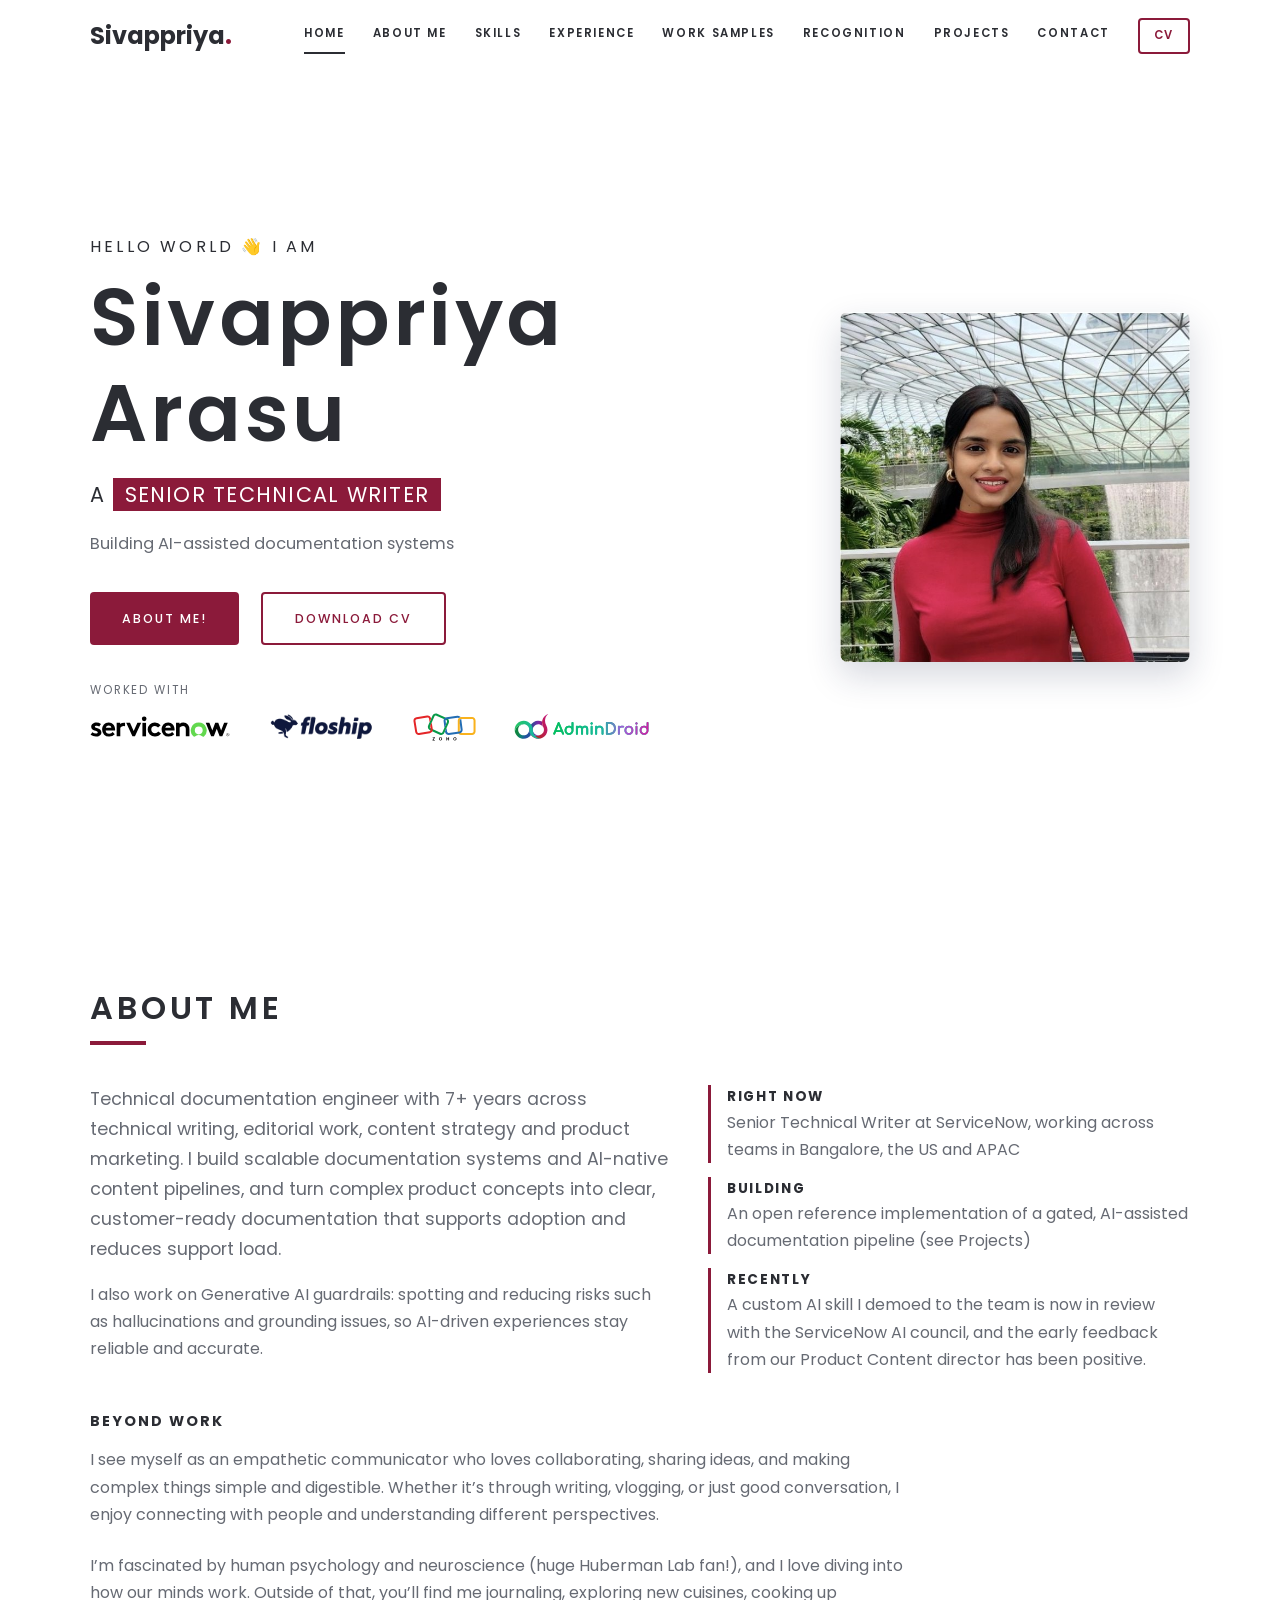
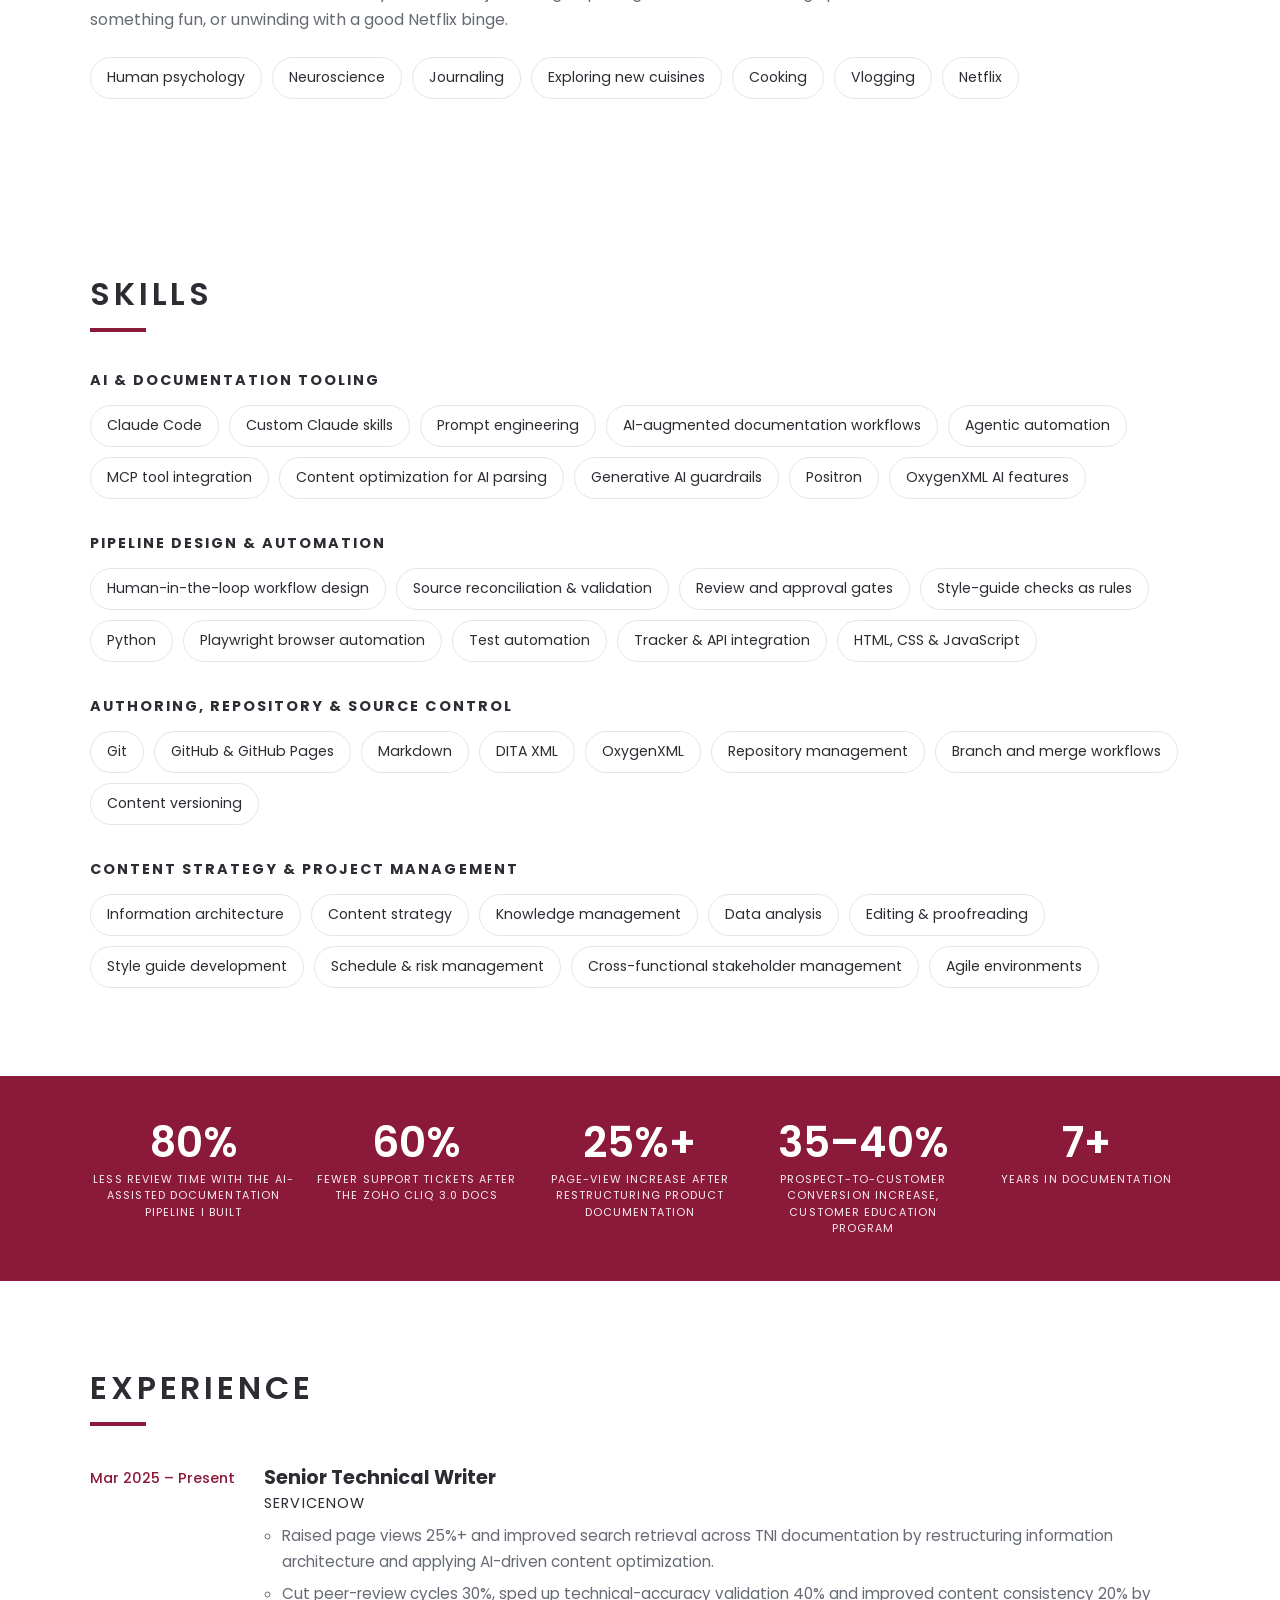
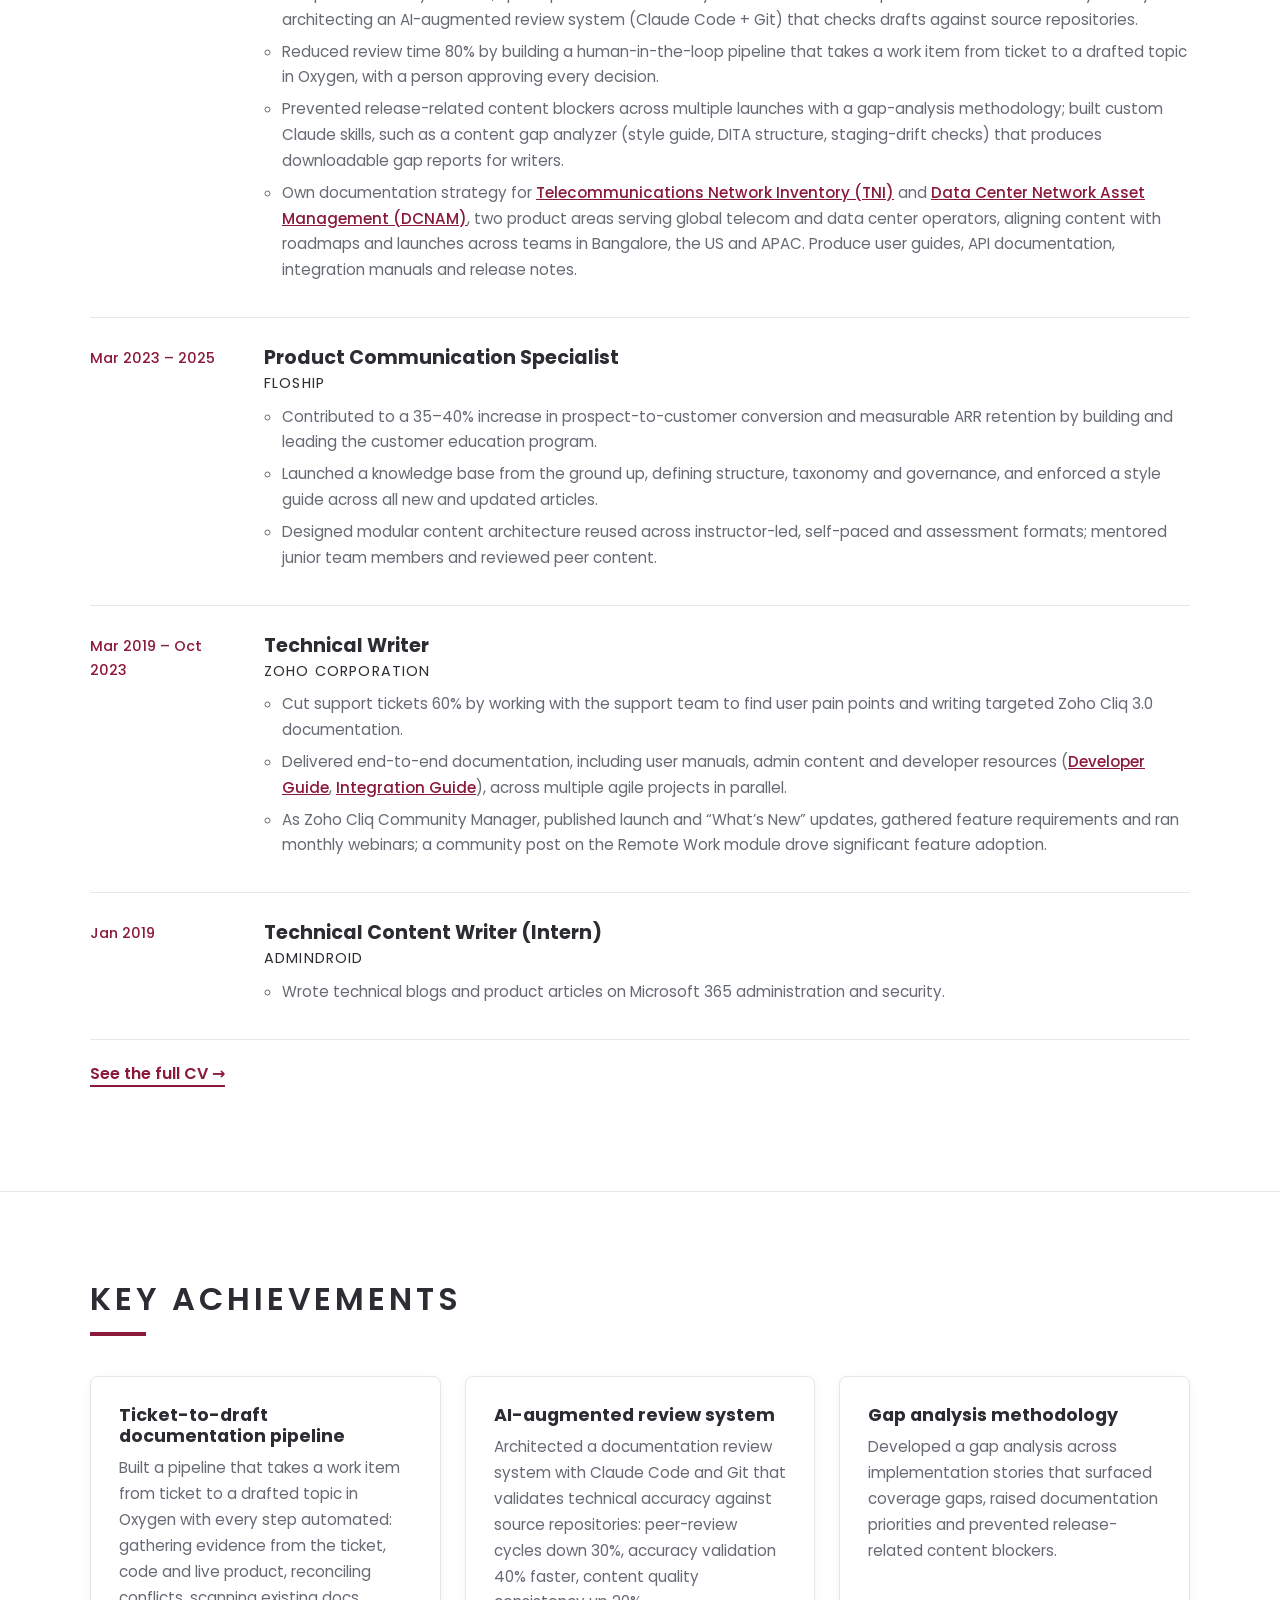
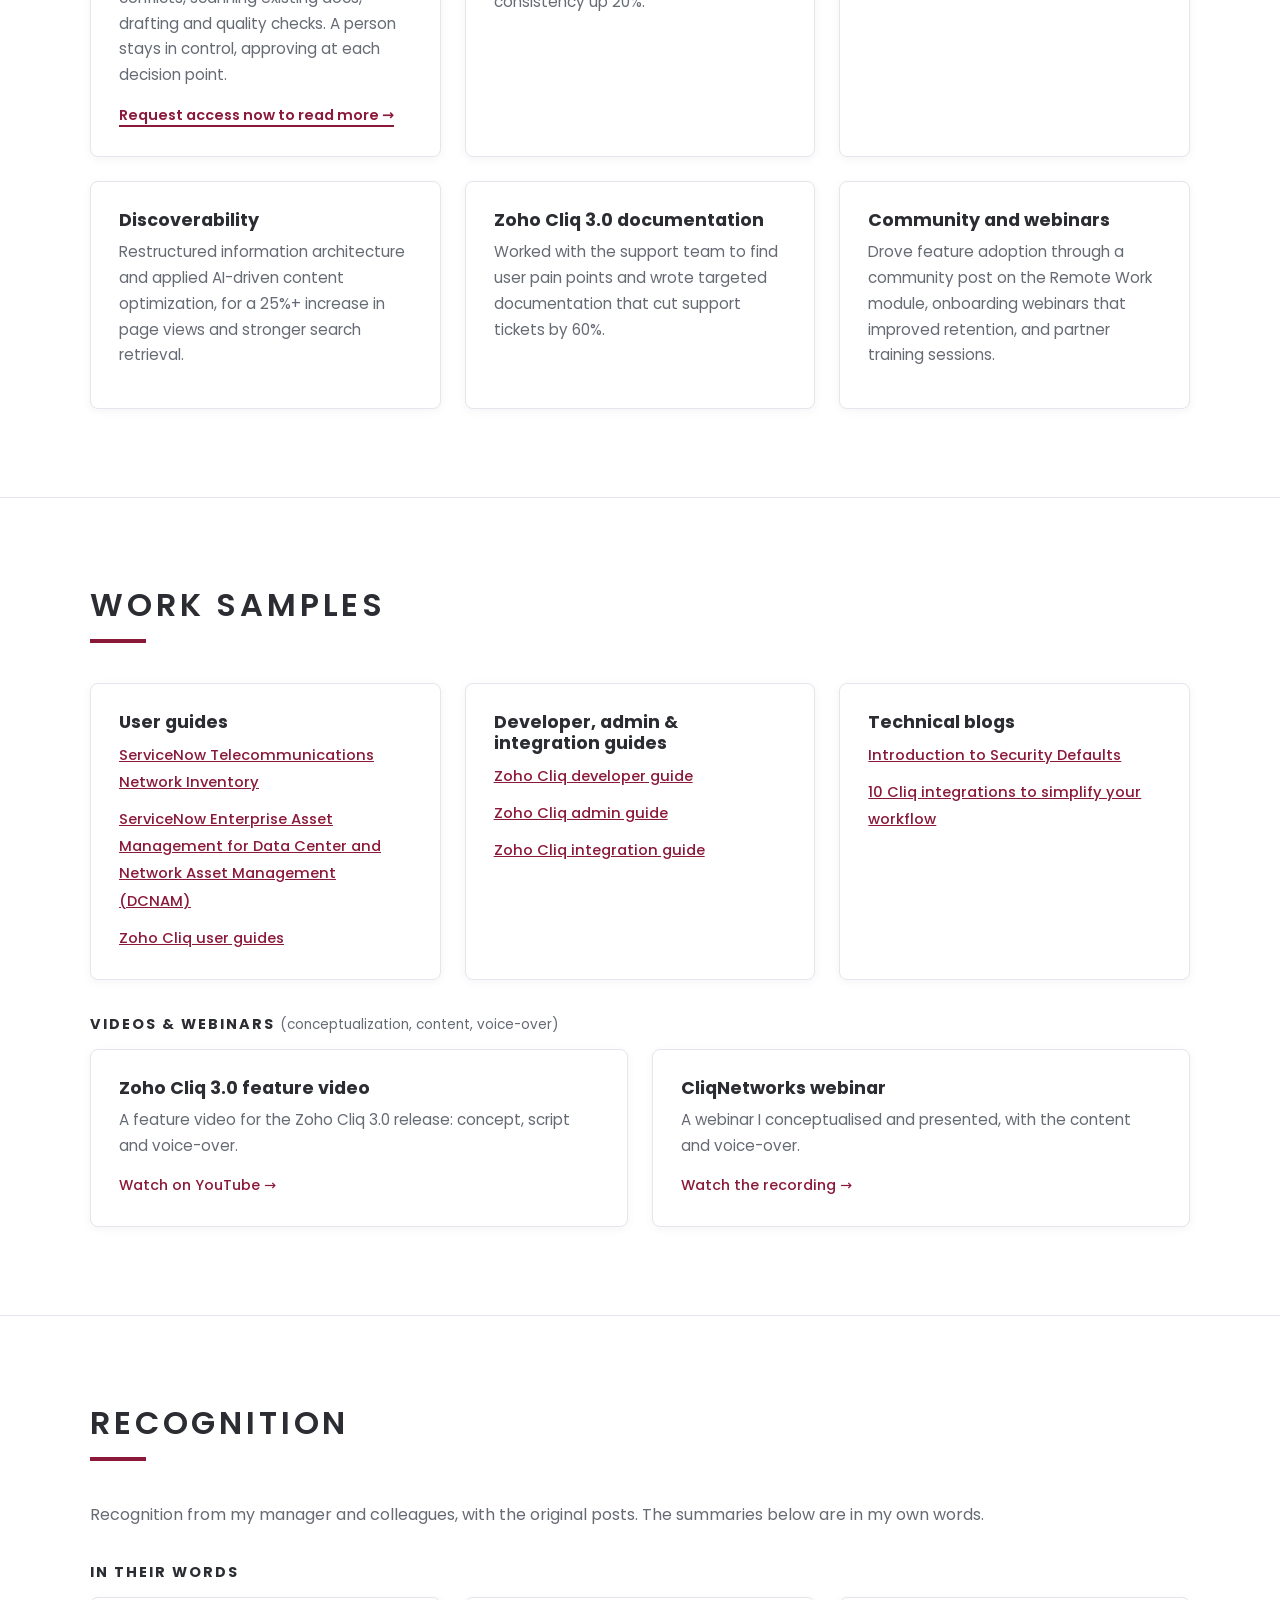
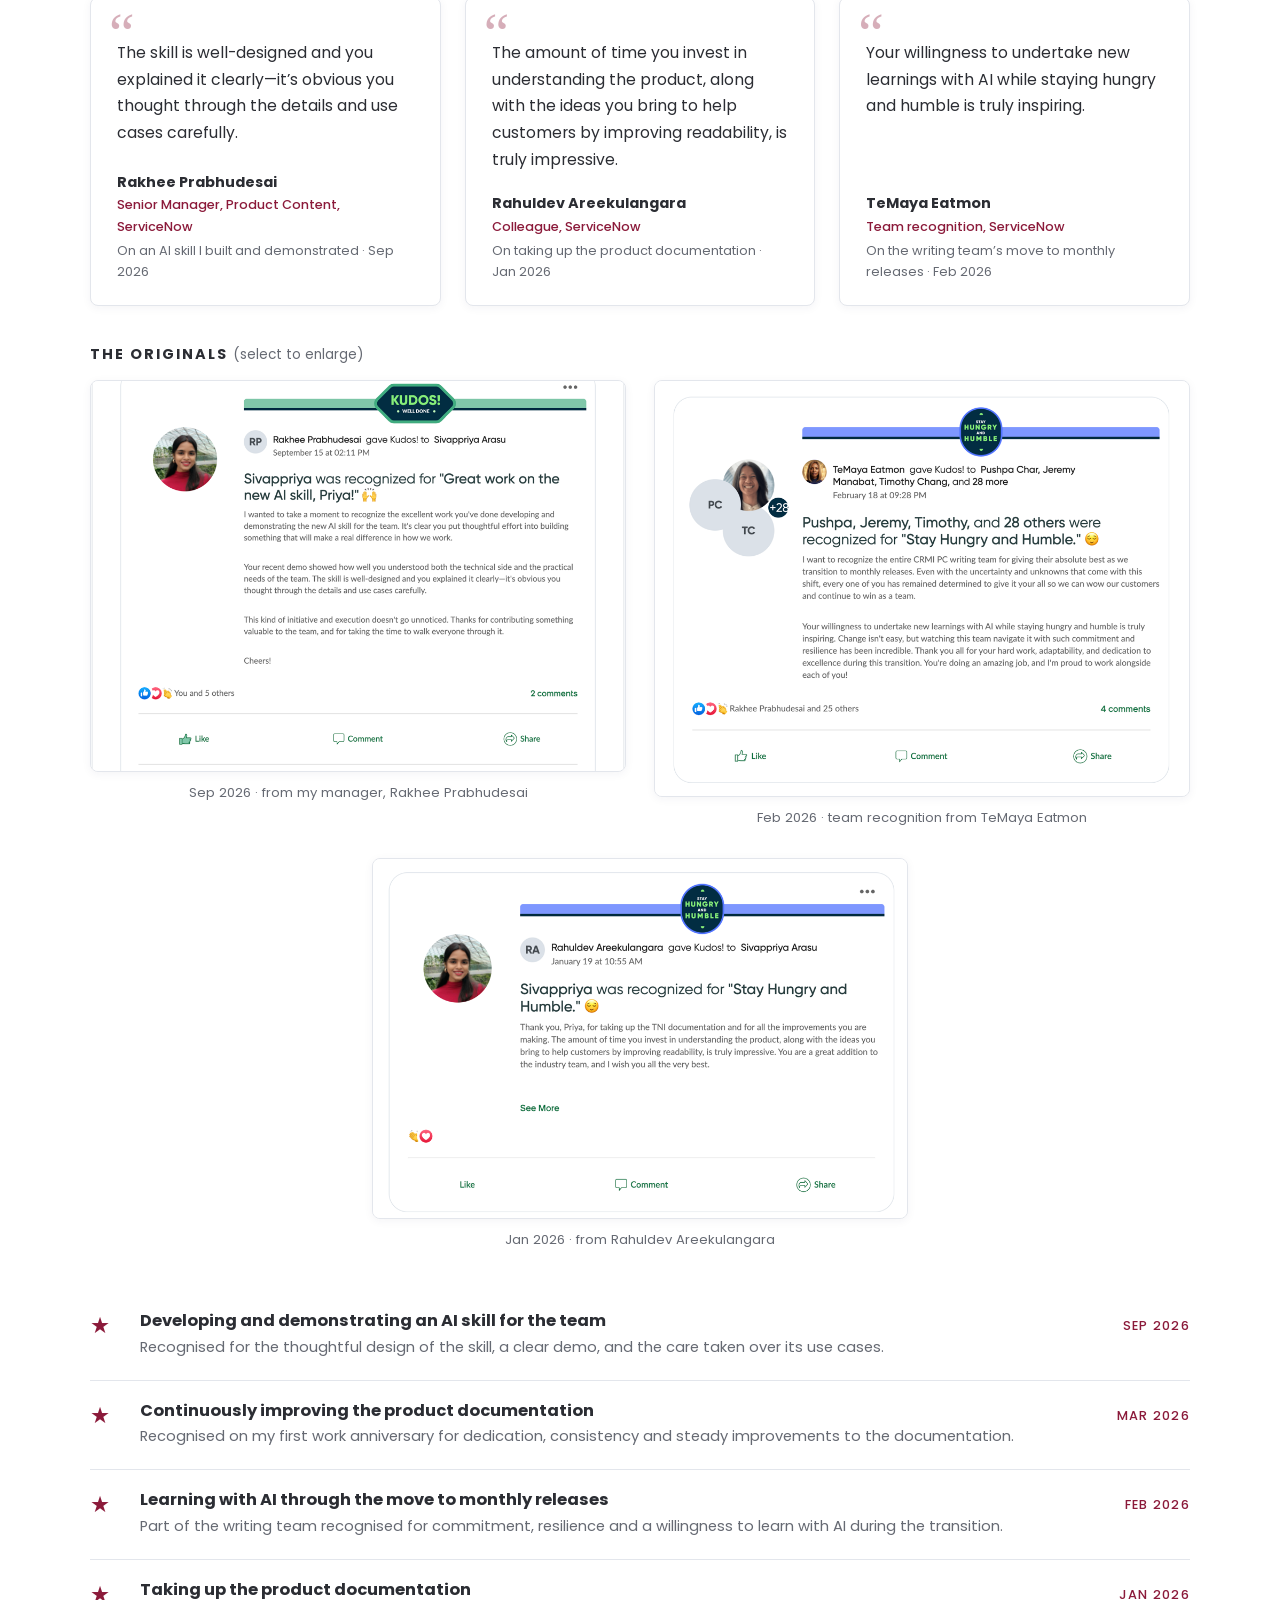
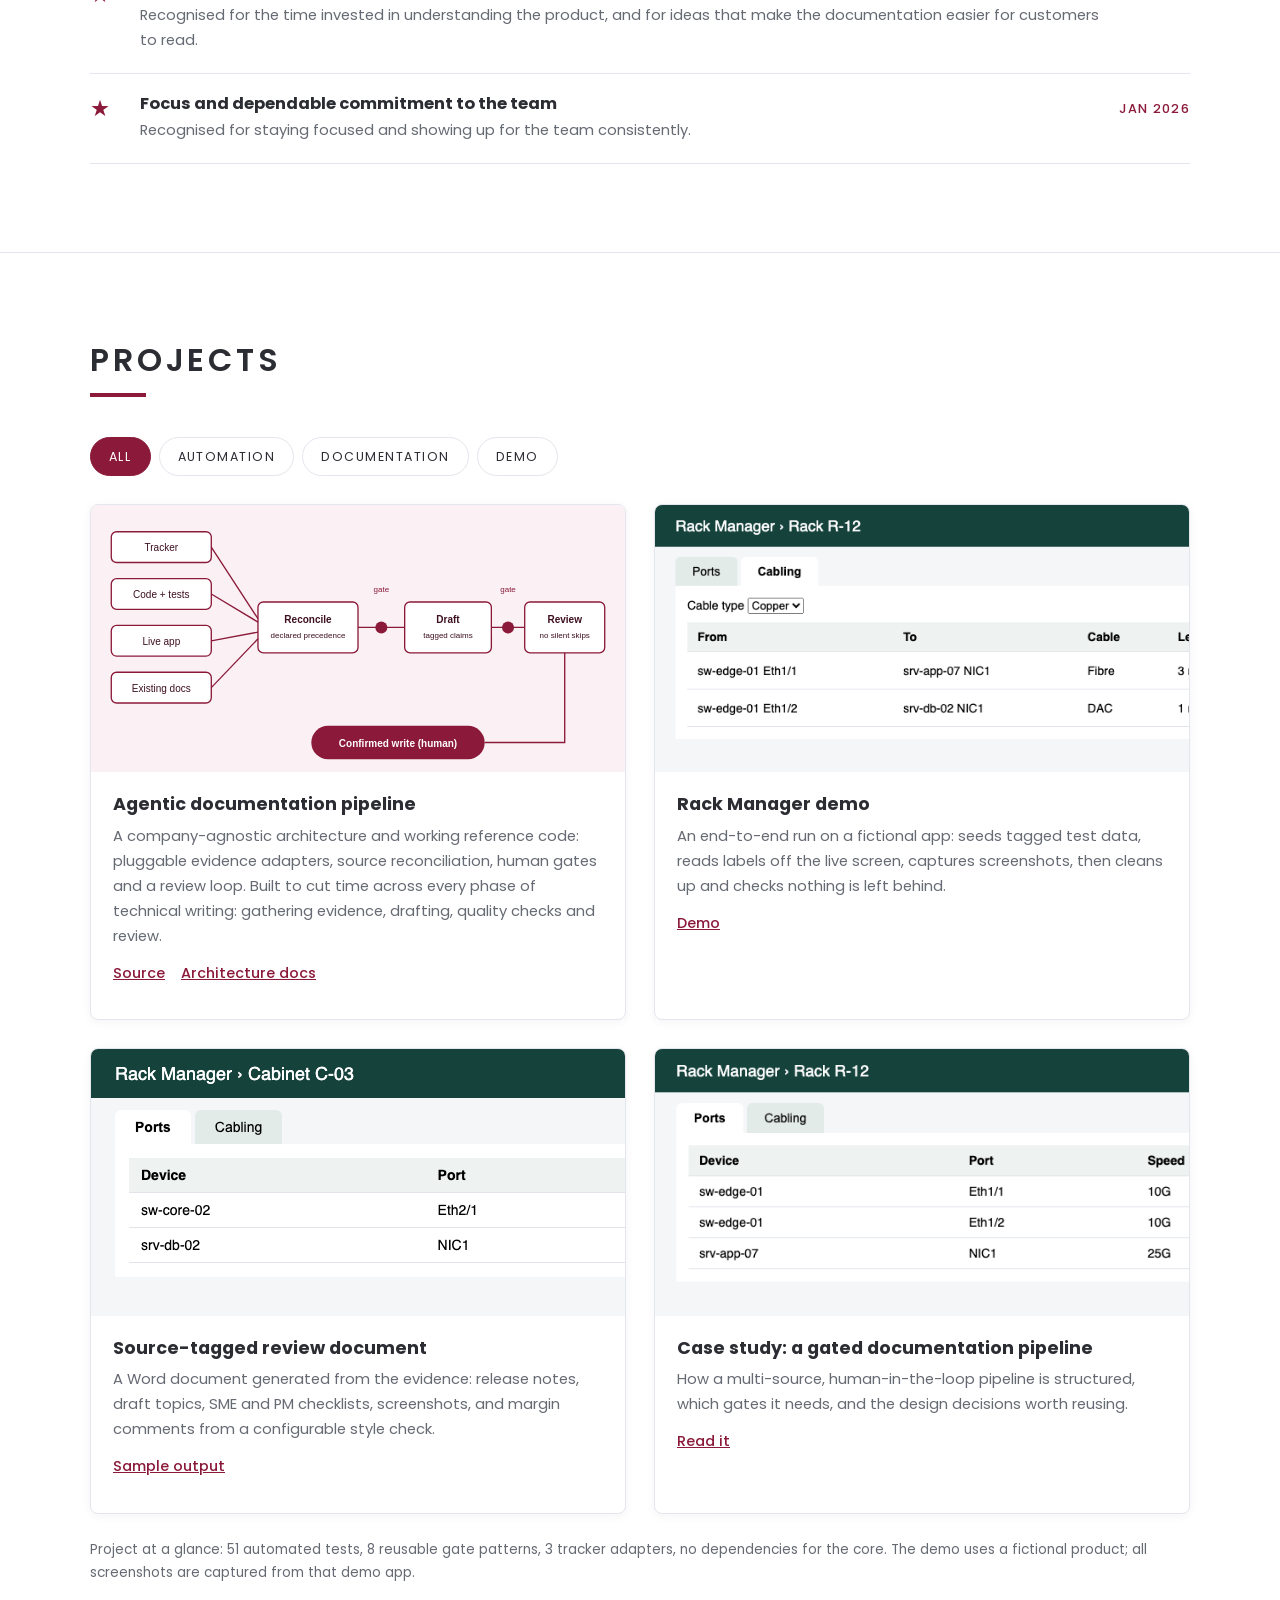
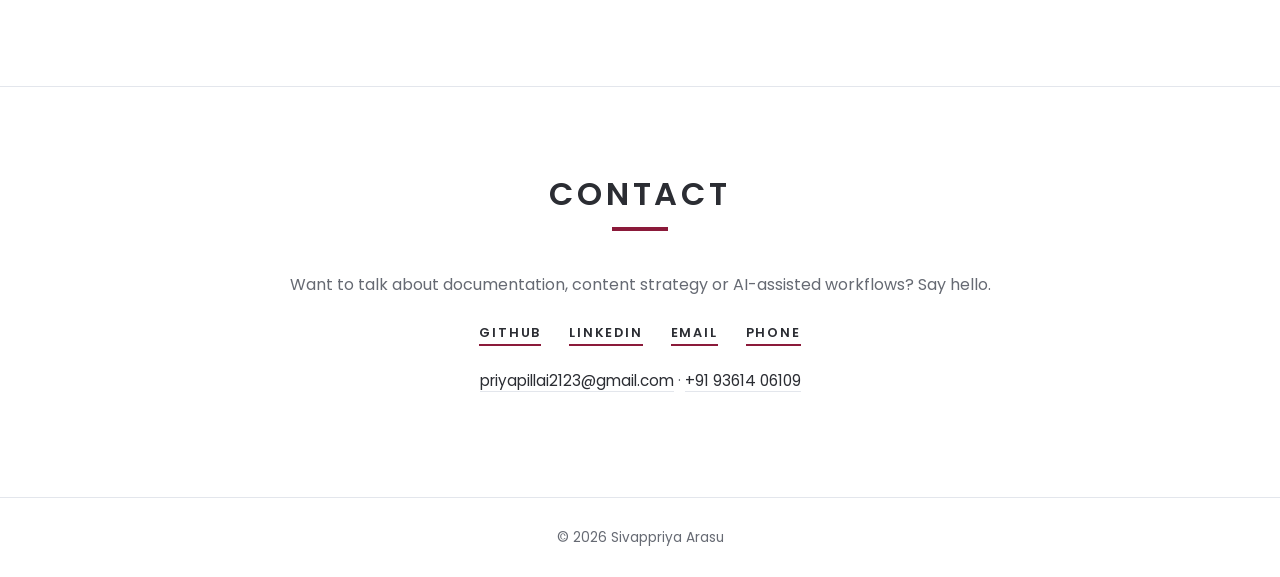
<file: index.html>
<!doctype html>
<html lang="en">
<head>
<meta charset="utf-8">
<meta name="viewport" content="width=device-width, initial-scale=1">
<title>Sivappriya Arasu | Senior Technical Writer</title>
<meta name="description" content="Senior technical writer and documentation engineer: scalable documentation systems, content strategy and AI-augmented documentation workflows.">
<link rel="preconnect" href="https://fonts.googleapis.com">
<link rel="preconnect" href="https://fonts.gstatic.com" crossorigin>
<link href="https://fonts.googleapis.com/css2?family=Poppins:wght@300;400;500;600;700&display=swap" rel="stylesheet">
<link rel="stylesheet" href="css/style.css">
<noscript><style>#c-mail,#c-tel{display:none}</style></noscript>
</head>
<body>

<header class="nav" id="top">
  <div class="wrap nav-inner">
    <a class="logo" href="#home">Sivappriya<span>.</span></a>
    <button class="nav-toggle" aria-label="Open menu" aria-expanded="false" aria-controls="menu"><span></span><span></span><span></span></button>
    <nav id="menu" aria-label="Main">
      <a href="#home">Home</a><a href="#about">About me</a><a href="#skills">Skills</a><a href="#experience">Experience</a>
      <a href="#writing">Work samples</a><a href="#recognition">Recognition</a><a href="#projects">Projects</a><a href="#contact">Contact</a><a href="cv.html" class="nav-cv">CV</a>
    </nav>
  </div>
</header>

<main>
<section class="hero" id="home">
  <div class="wrap hero-inner">
    <div>
      <p class="eyebrow">Hello world <span aria-hidden="true">👋</span> I am</p>
      <h1>Sivappriya Arasu</h1>
      <p class="role">A <mark>Senior Technical Writer</mark></p>
      <p class="tagline">Building AI-assisted documentation systems</p>
      <div class="hero-btns"><a class="btn" href="#about">About me!</a><a class="btn ghost" href="assets/Sivappriya-Arasu-CV.pdf" download>Download CV</a></div>
      <div class="worked-at"><p>Worked with</p><ul><li><img src="assets/img/logos/servicenow.svg" alt="" height="26" onerror="this.remove()"><span>ServiceNow</span></li><li><img src="assets/img/logos/floship.png" alt="" height="26" onerror="this.remove()"><span>Floship</span></li><li><img src="assets/img/logos/zoho.svg" alt="" height="26" onerror="this.remove()"><span>Zoho</span></li><li><img src="assets/img/logos/admindroid.svg" alt="" height="26" onerror="this.remove()"><span>AdminDroid</span></li></ul></div>
    </div>
    <div class="avatar"><img src="assets/img/profile.jpg" alt="Portrait of Sivappriya Arasu" width="640" height="640"></div>
  </div>
</section>

<section id="about" class="section">
  <div class="wrap">
    <h2 class="title">About me</h2>
    <div class="about-grid">
      <div>
        <p class="lead">Technical documentation engineer with 7+ years across technical writing, editorial work, content strategy and product marketing. I build scalable documentation systems and AI-native content pipelines, and turn complex product concepts into clear, customer-ready documentation that supports adoption and reduces support load.</p>
        <p class="lead sub">I also work on Generative AI guardrails: spotting and reducing risks such as hallucinations and grounding issues, so AI-driven experiences stay reliable and accurate.</p>
      </div>
      <ul class="facts">
        <li><strong>Right now</strong> Senior Technical Writer at ServiceNow, working across teams in Bangalore, the US and APAC</li>
        <li><strong>Building</strong> An open reference implementation of a gated, AI-assisted documentation pipeline (see Projects)</li>
        <li><strong>Recently</strong> A custom AI skill I demoed to the team is now in review with the ServiceNow AI council, and the early feedback from our Product Content director has been positive.</li>
      </ul>
    </div>
    <h3 class="sub-title">Beyond work</h3>
    <p class="lead small beyond">I see myself as an empathetic communicator who loves collaborating, sharing ideas, and making complex things simple and digestible. Whether it&rsquo;s through writing, vlogging, or just good conversation, I enjoy connecting with people and understanding different perspectives.</p>
    <p class="lead small beyond">I&rsquo;m fascinated by human psychology and neuroscience (huge Huberman Lab fan!), and I love diving into how our minds work. Outside of that, you&rsquo;ll find me journaling, exploring new cuisines, cooking up something fun, or unwinding with a good Netflix binge.</p>
    <ul class="chips"><li>Human psychology</li><li>Neuroscience</li><li>Journaling</li><li>Exploring new cuisines</li><li>Cooking</li><li>Vlogging</li><li>Netflix</li></ul>
  </div>
</section>

<section id="skills" class="section">
  <div class="wrap">
    <h2 class="title">Skills</h2>
    <h3 class="sub-title">AI &amp; documentation tooling</h3>
    <ul class="chips"><li>Claude Code</li><li>Custom Claude skills</li><li>Prompt engineering</li><li>AI-augmented documentation workflows</li><li>Agentic automation</li><li>MCP tool integration</li><li>Content optimization for AI parsing</li><li>Generative AI guardrails</li><li>Positron</li><li>OxygenXML AI features</li></ul>
    <h3 class="sub-title">Pipeline design &amp; automation</h3>
    <ul class="chips"><li>Human-in-the-loop workflow design</li><li>Source reconciliation &amp; validation</li><li>Review and approval gates</li><li>Style-guide checks as rules</li><li>Python</li><li>Playwright browser automation</li><li>Test automation</li><li>Tracker &amp; API integration</li><li>HTML, CSS &amp; JavaScript</li></ul>
    <h3 class="sub-title">Authoring, repository &amp; source control</h3>
    <ul class="chips"><li>Git</li><li>GitHub &amp; GitHub Pages</li><li>Markdown</li><li>DITA XML</li><li>OxygenXML</li><li>Repository management</li><li>Branch and merge workflows</li><li>Content versioning</li></ul>
    <h3 class="sub-title">Content strategy &amp; project management</h3>
    <ul class="chips"><li>Information architecture</li><li>Content strategy</li><li>Knowledge management</li><li>Data analysis</li><li>Editing &amp; proofreading</li><li>Style guide development</li><li>Schedule &amp; risk management</li><li>Cross-functional stakeholder management</li><li>Agile environments</li></ul>
  </div>
</section>

<section class="stats" aria-label="Impact highlights">
  <div class="wrap stats-inner">
    <div><b>80%</b><span>less review time with the AI-assisted documentation pipeline I built</span></div>
    <div><b>60%</b><span>fewer support tickets after the Zoho Cliq 3.0 docs</span></div>
    <div><b>25%+</b><span>page-view increase after restructuring product documentation</span></div>
    <div><b>35&ndash;40%</b><span>prospect-to-customer conversion increase, customer education program</span></div>
    <div><b>7+</b><span>years in documentation</span></div>
  </div>
</section>

<section id="experience" class="section">
  <div class="wrap">
    <h2 class="title">Experience</h2>
    <ol class="timeline">
      <li>
        <div class="when">Mar 2025 &ndash; Present</div>
        <div><h3>Senior Technical Writer</h3><p class="org">ServiceNow</p>
        <ul class="bul">
          <li>Raised page views 25%+ and improved search retrieval across TNI documentation by restructuring information architecture and applying AI-driven content optimization.</li>
          <li>Cut peer-review cycles 30%, sped up technical-accuracy validation 40% and improved content consistency 20% by architecting an AI-augmented review system (Claude Code + Git) that checks drafts against source repositories.</li>
          <li>Reduced review time 80% by building a human-in-the-loop pipeline that takes a work item from ticket to a drafted topic in Oxygen, with a person approving every decision.</li>
          <li>Prevented release-related content blockers across multiple launches with a gap-analysis methodology; built custom Claude skills, such as a content gap analyzer (style guide, DITA structure, staging-drift checks) that produces downloadable gap reports for writers.</li>
          <li>Own documentation strategy for <a href="https://www.servicenow.com/docs/r/australia/telecom-network-inventory/telecommunications-network-inventory/telecom-network-inventory.html" target="_blank" rel="noopener">Telecommunications Network Inventory (TNI)</a> and <a href="https://www.servicenow.com/docs/r/it-asset-management/enterprise-asset-management/eam-dcnam.html" target="_blank" rel="noopener">Data Center Network Asset Management (DCNAM)</a>, two product areas serving global telecom and data center operators, aligning content with roadmaps and launches across teams in Bangalore, the US and APAC. Produce user guides, API documentation, integration manuals and release notes.</li>
        </ul></div>
      </li>
      <li>
        <div class="when">Mar 2023 &ndash; 2025</div>
        <div><h3>Product Communication Specialist</h3><p class="org">Floship</p>
        <ul class="bul">
          <li>Contributed to a 35&ndash;40% increase in prospect-to-customer conversion and measurable ARR retention by building and leading the customer education program.</li>
          <li>Launched a knowledge base from the ground up, defining structure, taxonomy and governance, and enforced a style guide across all new and updated articles.</li>
          <li>Designed modular content architecture reused across instructor-led, self-paced and assessment formats; mentored junior team members and reviewed peer content.</li>
        </ul></div>
      </li>
      <li>
        <div class="when">Mar 2019 &ndash; Oct 2023</div>
        <div><h3>Technical Writer</h3><p class="org">Zoho Corporation</p>
        <ul class="bul">
          <li>Cut support tickets 60% by working with the support team to find user pain points and writing targeted Zoho Cliq 3.0 documentation.</li>
          <li>Delivered end-to-end documentation, including user manuals, admin content and developer resources (<a href="https://www.zoho.com/cliq/help/developers.html" target="_blank" rel="noopener">Developer Guide</a>, <a href="https://help.zoho.com/portal/en/kb/zoho-cliq/integrations" target="_blank" rel="noopener">Integration Guide</a>), across multiple agile projects in parallel.</li>
          <li>As Zoho Cliq Community Manager, published launch and &ldquo;What&rsquo;s New&rdquo; updates, gathered feature requirements and ran monthly webinars; a community post on the Remote Work module drove significant feature adoption.</li>
        </ul></div>
      </li>
      <li>
        <div class="when">Jan 2019</div>
        <div><h3>Technical Content Writer (Intern)</h3><p class="org">AdminDroid</p>
        <ul class="bul">
          <li>Wrote technical blogs and product articles on Microsoft 365 administration and security.</li>
        </ul></div>
      </li>
    </ol>
    <p class="more-cv"><a href="cv.html">See the full CV &rarr;</a></p>
  </div>
</section>

<section id="highlights" class="section alt">
  <div class="wrap">
    <h2 class="title">Key achievements</h2>
    <div class="cards three">
      <article class="card"><h3>Ticket-to-draft documentation pipeline</h3><p>Built a pipeline that takes a work item from ticket to a drafted topic in Oxygen with every step automated: gathering evidence from the ticket, code and live product, reconciling conflicts, scanning existing docs, drafting and quality checks. A person stays in control, approving at each decision point.</p><p class="req-line"><a href="https://www.linkedin.com/in/sivappriya/" target="_blank" rel="noopener">Request access now to read more &rarr;</a></p></article>
      <article class="card"><h3>AI-augmented review system</h3><p>Architected a documentation review system with Claude Code and Git that validates technical accuracy against source repositories: peer-review cycles down 30%, accuracy validation 40% faster, content quality consistency up 20%.</p></article>
      <article class="card"><h3>Gap analysis methodology</h3><p>Developed a gap analysis across implementation stories that surfaced coverage gaps, raised documentation priorities and prevented release-related content blockers.</p></article>
      <article class="card"><h3>Discoverability</h3><p>Restructured information architecture and applied AI-driven content optimization, for a 25%+ increase in page views and stronger search retrieval.</p></article>
      <article class="card"><h3>Zoho Cliq 3.0 documentation</h3><p>Worked with the support team to find user pain points and wrote targeted documentation that cut support tickets by 60%.</p></article>
      <article class="card"><h3>Community and webinars</h3><p>Drove feature adoption through a community post on the Remote Work module, onboarding webinars that improved retention, and partner training sessions.</p></article>
    </div>
  </div>
</section>

<section id="writing" class="section alt">
  <div class="wrap">
    <h2 class="title">Work samples</h2>
    <div class="cards three">
      <article class="card"><h3>User guides</h3><ul class="links-list">
        <li><a href="https://www.servicenow.com/docs/r/australia/telecom-network-inventory/telecommunications-network-inventory/telecom-network-inventory.html" target="_blank" rel="noopener">ServiceNow Telecommunications Network Inventory</a></li>
        <li><a href="https://www.servicenow.com/docs/r/it-asset-management/enterprise-asset-management/eam-dcnam.html" target="_blank" rel="noopener">ServiceNow Enterprise Asset Management for Data Center and Network Asset Management (DCNAM)</a></li>
        <li><a href="https://help.zoho.com/portal/en/kb/zoho-cliq/user-guides" target="_blank" rel="noopener">Zoho Cliq user guides</a></li></ul></article>
      <article class="card"><h3>Developer, admin &amp; integration guides</h3><ul class="links-list">
        <li><a href="https://www.zoho.com/cliq/help/developers.html" target="_blank" rel="noopener">Zoho Cliq developer guide</a></li>
        <li><a href="https://help.zoho.com/portal/en/kb/zoho-cliq/admin-guides" target="_blank" rel="noopener">Zoho Cliq admin guide</a></li>
        <li><a href="https://help.zoho.com/portal/en/kb/zoho-cliq/integrations" target="_blank" rel="noopener">Zoho Cliq integration guide</a></li></ul></article>
      <article class="card"><h3>Technical blogs</h3><ul class="links-list">
        <li><a href="https://o365reports.com/2020/05/07/introduction-to-security-defaults/" target="_blank" rel="noopener">Introduction to Security Defaults</a></li>
        <li><a href="https://www.zoho.com/blog/cliq/10-cliq-integrations-to-help-you-simplify-your-workflow.html" target="_blank" rel="noopener">10 Cliq integrations to simplify your workflow</a></li></ul></article>
    </div>
    <h3 class="sub-title">Videos &amp; webinars <span class="muted">(conceptualization, content, voice-over)</span></h3>
    <div class="cards two">
      <a class="card link" href="https://www.youtube.com/watch?v=i6Dk9lBCdcU&amp;t=48s" target="_blank" rel="noopener"><h3>Zoho Cliq 3.0 feature video</h3><p>A feature video for the Zoho Cliq 3.0 release: concept, script and voice-over.</p><span>Watch on YouTube &rarr;</span></a>
      <a class="card link" href="https://drive.google.com/file/d/12QG4E7FXOWrTt9jcURMxOWGm45_xXpus/view?usp=sharing" target="_blank" rel="noopener"><h3>CliqNetworks webinar</h3><p>A webinar I conceptualised and presented, with the content and voice-over.</p><span>Watch the recording &rarr;</span></a>
    </div>
  </div>
</section>

<section id="recognition" class="section">
  <div class="wrap">
    <h2 class="title">Recognition</h2>
    <p class="lead small">Recognition from my manager and colleagues, with the original posts. The summaries below are in my own words.</p>
    <h3 class="sub-title">In their words</h3>
    <div class="quotes">
      <figure class="quote"><blockquote>The skill is well-designed and you explained it clearly&mdash;it&rsquo;s obvious you thought through the details and use cases carefully.</blockquote><figcaption><b>Rakhee Prabhudesai</b><span class="role-line">Senior Manager, Product Content, ServiceNow</span><span>On an AI skill I built and demonstrated &middot; Sep 2026</span></figcaption></figure>
      <figure class="quote"><blockquote>The amount of time you invest in understanding the product, along with the ideas you bring to help customers by improving readability, is truly impressive.</blockquote><figcaption><b>Rahuldev Areekulangara</b><span class="role-line">Colleague, ServiceNow</span><span>On taking up the product documentation &middot; Jan 2026</span></figcaption></figure>
      <figure class="quote"><blockquote>Your willingness to undertake new learnings with AI while staying hungry and humble is truly inspiring.</blockquote><figcaption><b>TeMaya Eatmon</b><span class="role-line">Team recognition, ServiceNow</span><span>On the writing team&rsquo;s move to monthly releases &middot; Feb 2026</span></figcaption></figure>
    </div>
    <h3 class="sub-title">The originals <span class="muted">(select to enlarge)</span></h3>
    <div class="shots">
      <figure class="shot"><button class="thumb" data-full="assets/img/kudos/ai-skill.png" aria-label="Enlarge the September recognition from a senior manager"><img src="assets/img/kudos/ai-skill-thumb.png" alt="Recognition post from my manager praising the design and demo of an AI skill"></button><figcaption>Sep 2026 &middot; from my manager, Rakhee Prabhudesai</figcaption></figure>
      <figure class="shot"><button class="thumb" data-full="assets/img/kudos/team.png" aria-label="Enlarge the February team recognition"><img src="assets/img/kudos/team-thumb.png" alt="Team recognition post for the writing team's dedication and new learning with AI during the move to monthly releases"></button><figcaption>Feb 2026 &middot; team recognition from TeMaya Eatmon</figcaption></figure>
      <figure class="shot"><button class="thumb" data-full="assets/img/kudos/product-docs.png" aria-label="Enlarge the January recognition"><img src="assets/img/kudos/product-docs-thumb.png" alt="Recognition post about improving documentation readability"></button><figcaption>Jan 2026 &middot; from Rahuldev Areekulangara</figcaption></figure>
    </div>
    <ul class="awards">
      <li><span class="star" aria-hidden="true">&#9733;</span><div><h3>Developing and demonstrating an AI skill for the team</h3><p>Recognised for the thoughtful design of the skill, a clear demo, and the care taken over its use cases.</p></div><time>Sep 2026</time></li>
      <li><span class="star" aria-hidden="true">&#9733;</span><div><h3>Continuously improving the product documentation</h3><p>Recognised on my first work anniversary for dedication, consistency and steady improvements to the documentation.</p></div><time>Mar 2026</time></li>
      <li><span class="star" aria-hidden="true">&#9733;</span><div><h3>Learning with AI through the move to monthly releases</h3><p>Part of the writing team recognised for commitment, resilience and a willingness to learn with AI during the transition.</p></div><time>Feb 2026</time></li>
      <li><span class="star" aria-hidden="true">&#9733;</span><div><h3>Taking up the product documentation</h3><p>Recognised for the time invested in understanding the product, and for ideas that make the documentation easier for customers to read.</p></div><time>Jan 2026</time></li>
      <li><span class="star" aria-hidden="true">&#9733;</span><div><h3>Focus and dependable commitment to the team</h3><p>Recognised for staying focused and showing up for the team consistently.</p></div><time>Jan 2026</time></li>
    </ul>
  </div>
</section>

<section id="projects" class="section alt">
  <div class="wrap">
    <h2 class="title">Projects</h2>
    <div class="filters" role="tablist" aria-label="Filter projects">
      <button class="on" data-f="all" role="tab" aria-selected="true">All</button>
      <button data-f="automation" role="tab" aria-selected="false">Automation</button>
      <button data-f="documentation" role="tab" aria-selected="false">Documentation</button>
      <button data-f="demo" role="tab" aria-selected="false">Demo</button>
    </div>
    <div class="grid">
      <article class="proj" data-cat="automation documentation">
        <button class="thumb" data-full="assets/img/pipeline.svg" aria-label="View the pipeline diagram larger"><img src="assets/img/pipeline.svg" alt="Diagram: evidence sources feed a reconciler, a draft and a review loop, ending in a confirmed write"></button>
        <div class="body"><h3>Agentic documentation pipeline</h3>
        <p>A company-agnostic architecture and working reference code: pluggable evidence adapters, source reconciliation, human gates and a review loop. Built to cut time across every phase of technical writing: gathering evidence, drafting, quality checks and review.</p>
        <p class="links"><a href="https://github.com/priya210596/agentic-doc-pipeline" target="_blank" rel="noopener">Source</a>
        <a href="https://github.com/priya210596/agentic-doc-pipeline/tree/main/docs" target="_blank" rel="noopener">Architecture docs</a></p></div>
      </article>
      <article class="proj" data-cat="demo automation">
        <button class="thumb" data-full="assets/img/rack-cabling.png" aria-label="View the screenshot larger"><img src="assets/img/rack-cabling-thumb.png" alt="Fictional Rack Manager app showing a Cabling tab with two connections"></button>
        <div class="body"><h3>Rack Manager demo</h3>
        <p>An end-to-end run on a fictional app: seeds tagged test data, reads labels off the live screen, captures screenshots, then cleans up and checks nothing is left behind.</p>
        <p class="links"><a href="https://github.com/priya210596/agentic-doc-pipeline/tree/main/reference-implementation/examples/rack-manager" target="_blank" rel="noopener">Demo</a></p></div>
      </article>
      <article class="proj" data-cat="documentation demo">
        <button class="thumb" data-full="assets/img/cabinet-ports.png" aria-label="View the screenshot larger"><img src="assets/img/cabinet-ports-thumb.png" alt="Fictional Rack Manager app showing a Ports tab on a cabinet"></button>
        <div class="body"><h3>Source-tagged review document</h3>
        <p>A Word document generated from the evidence: release notes, draft topics, SME and PM checklists, screenshots, and margin comments from a configurable style check.</p>
        <p class="links"><a href="https://github.com/priya210596/agentic-doc-pipeline/tree/main/reference-implementation/examples/rack-manager/sample-output" target="_blank" rel="noopener">Sample output</a></p></div>
      </article>
      <article class="proj" data-cat="documentation">
        <button class="thumb" data-full="assets/img/rack-ports.png" aria-label="View the screenshot larger"><img src="assets/img/rack-ports-thumb.png" alt="Fictional Rack Manager app showing a Ports tab on a rack"></button>
        <div class="body"><h3>Case study: a gated documentation pipeline</h3>
        <p>How a multi-source, human-in-the-loop pipeline is structured, which gates it needs, and the design decisions worth reusing.</p>
        <p class="links"><a href="https://github.com/priya210596/agentic-doc-pipeline/blob/main/docs/case-study-enterprise-pipeline.md" target="_blank" rel="noopener">Read it</a></p></div>
      </article>
    </div>
    <p class="note">Project at a glance: 51 automated tests, 8 reusable gate patterns, 3 tracker adapters, no dependencies for the core. The demo uses a fictional product; all screenshots are captured from that demo app.</p>
  </div>
</section>

<section id="contact" class="section">
  <div class="wrap center">
    <h2 class="title">Contact</h2>
    <p class="lead small">Want to talk about documentation, content strategy or AI-assisted workflows? Say hello.</p>
    <p class="social">
      <a href="https://github.com/priya210596" target="_blank" rel="noopener">GitHub</a>
      <a href="https://www.linkedin.com/in/sivappriya/" target="_blank" rel="noopener">LinkedIn</a>
      <a href="#" id="c-mail" data-c="bWFpbHRvOnByaXlhcGlsbGFpMjEyM0BnbWFpbC5jb20=">Email</a>
      <a href="#" id="c-tel" data-c="dGVsOis5MTkzNjE0MDYxMDk=">Phone</a>
    </p>
    <p class="contact-lines" id="c-lines" data-m="cHJpeWFwaWxsYWkyMTIzQGdtYWlsLmNvbQ==" data-t="KzkxIDkzNjE0IDA2MTA5"><noscript>Please enable JavaScript to see my email and phone, or find me on LinkedIn.</noscript></p>
  </div>
</section>
</main>

<footer><div class="wrap">&copy; <span id="yr">2026</span> Sivappriya Arasu</div></footer>

<div class="lightbox" id="lb" hidden role="dialog" aria-modal="true" aria-label="Image viewer"><button aria-label="Close">&times;</button></div>
<script src="js/main.js"></script>
</body>
</html>
</file>
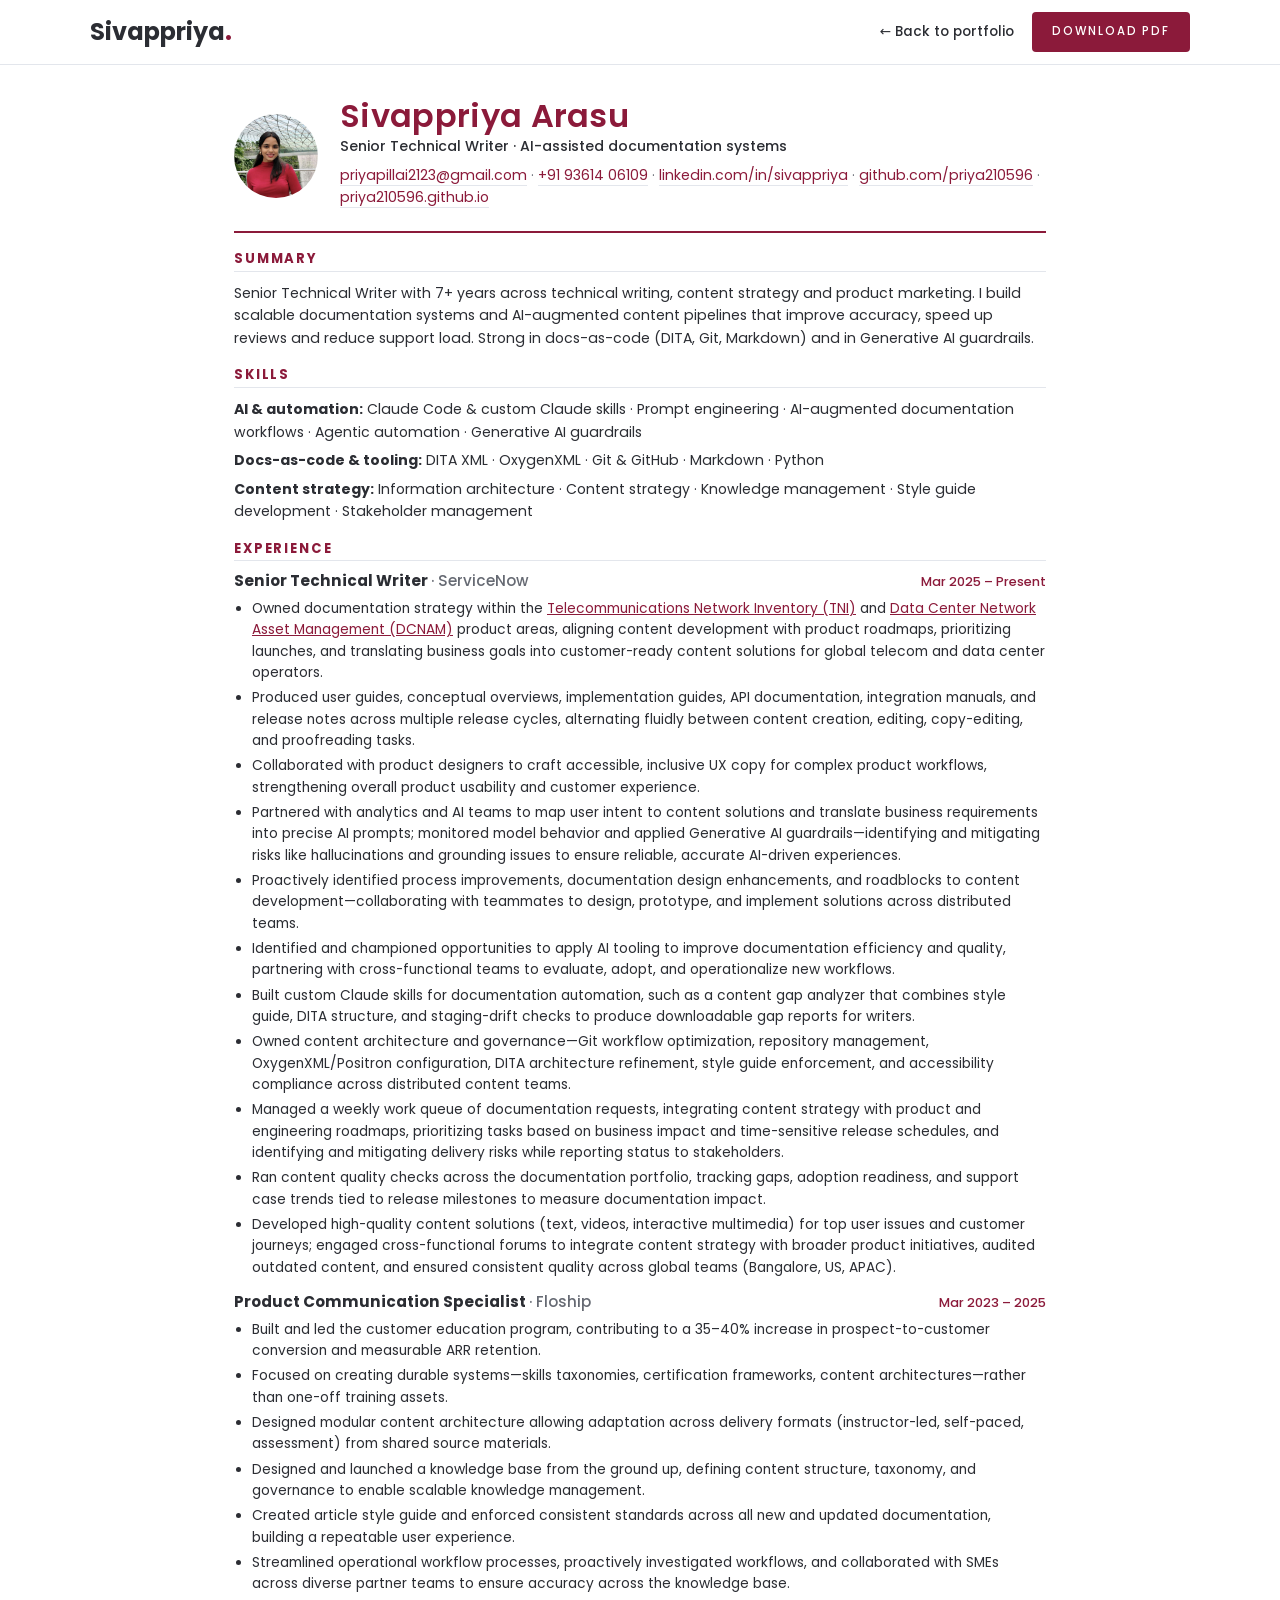
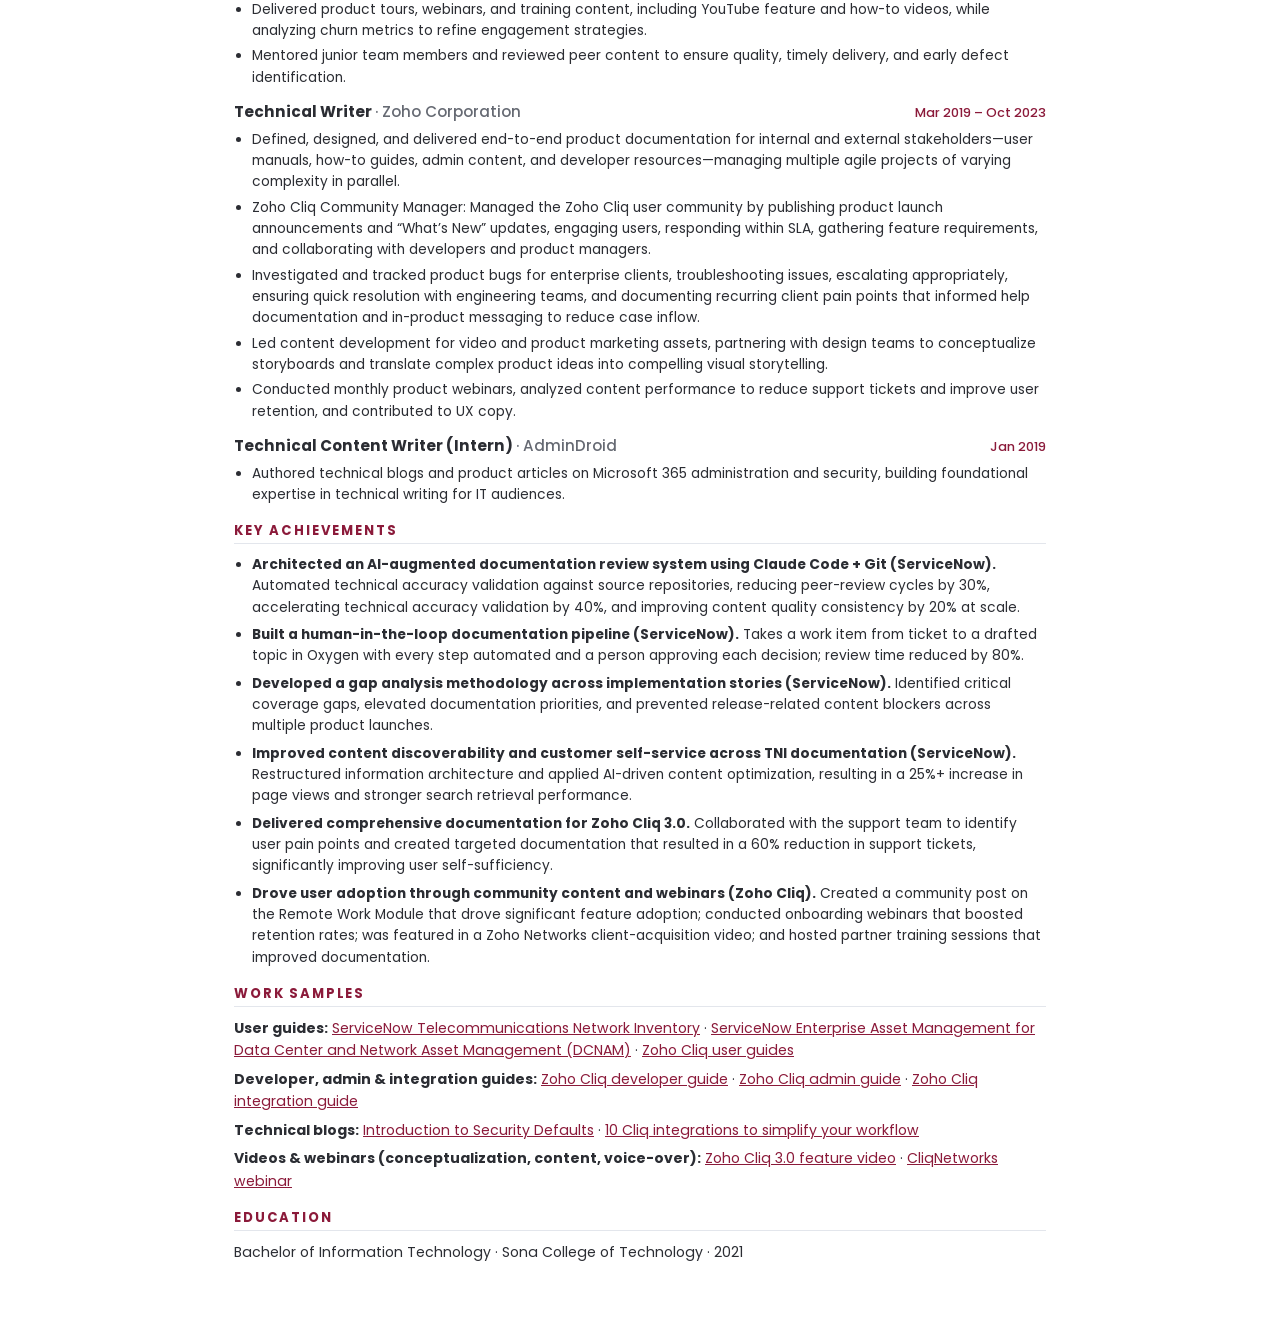
<file: cv.html>
<!doctype html>
<html lang="en">
<head>
<meta charset="utf-8">
<meta name="viewport" content="width=device-width, initial-scale=1">
<title>CV | Sivappriya Arasu</title>
<meta name="description" content="Curriculum vitae of Sivappriya Arasu, Senior Technical Writer.">
<link rel="preconnect" href="https://fonts.googleapis.com">
<link rel="preconnect" href="https://fonts.gstatic.com" crossorigin>
<link href="https://fonts.googleapis.com/css2?family=Poppins:wght@300;400;500;600;700&display=swap" rel="stylesheet">
<link rel="stylesheet" href="css/style.css">
<link rel="stylesheet" href="css/cv.css">
<noscript><style>#cv-mail,#cv-tel{display:none}</style></noscript>
</head>
<body class="cv-page">
<header class="cv-bar"><div class="wrap cv-bar-inner">
  <a class="logo" href="index.html">Sivappriya<span>.</span></a>
  <div class="cv-actions"><a href="index.html">&larr; Back to portfolio</a><a class="btn small" href="assets/Sivappriya-Arasu-CV.pdf" download>Download PDF</a></div>
</div></header>
<main class="cv-sheet">
  <header class="cv-head">
    <img src="assets/img/profile.jpg" alt="" width="84" height="84">
    <div>
      <h1>Sivappriya Arasu</h1>
      <p class="cv-title">Senior Technical Writer &middot; AI-assisted documentation systems</p>
      <p class="cv-contact" id="cv-contact" data-m="cHJpeWFwaWxsYWkyMTIzQGdtYWlsLmNvbQ==" data-t="KzkxIDkzNjE0IDA2MTA5"><a href="https://www.linkedin.com/in/sivappriya/" target="_blank" rel="noopener">linkedin.com/in/sivappriya</a><span> &middot; </span><a href="https://github.com/priya210596" target="_blank" rel="noopener">github.com/priya210596</a><span> &middot; </span><a href="https://priya210596.github.io">priya210596.github.io</a><noscript><br>Enable JavaScript to see email and phone.</noscript></p>
    </div>
  </header>
  <section><h2>Summary</h2><p>Senior Technical Writer with 7+ years across technical writing, content strategy and product marketing. I build scalable documentation systems and AI-augmented content pipelines that improve accuracy, speed up reviews and reduce support load. Strong in docs-as-code (DITA, Git, Markdown) and in Generative AI guardrails.</p></section>
  <section><h2>Skills</h2><p class="cv-skill"><b>AI &amp; automation:</b> Claude Code &amp; custom Claude skills &middot; Prompt engineering &middot; AI-augmented documentation workflows &middot; Agentic automation &middot; Generative AI guardrails</p><p class="cv-skill"><b>Docs-as-code &amp; tooling:</b> DITA XML &middot; OxygenXML &middot; Git &amp; GitHub &middot; Markdown &middot; Python</p><p class="cv-skill"><b>Content strategy:</b> Information architecture &middot; Content strategy &middot; Knowledge management &middot; Style guide development &middot; Stakeholder management</p></section>
  <section><h2>Experience</h2><div class="cv-job"><div class="cv-jobhead"><h3>Senior Technical Writer <span>&middot; ServiceNow</span></h3><time>Mar 2025 &ndash; Present</time></div><ul><li>Owned documentation strategy within the <a href="https://www.servicenow.com/docs/r/australia/telecom-network-inventory/telecommunications-network-inventory/telecom-network-inventory.html" target="_blank" rel="noopener">Telecommunications Network Inventory (TNI)</a> and <a href="https://www.servicenow.com/docs/r/it-asset-management/enterprise-asset-management/eam-dcnam.html" target="_blank" rel="noopener">Data Center Network Asset Management (DCNAM)</a> product areas, aligning content development with product roadmaps, prioritizing launches, and translating business goals into customer-ready content solutions for global telecom and data center operators.</li><li>Produced user guides, conceptual overviews, implementation guides, API documentation, integration manuals, and release notes across multiple release cycles, alternating fluidly between content creation, editing, copy-editing, and proofreading tasks.</li><li>Collaborated with product designers to craft accessible, inclusive UX copy for complex product workflows, strengthening overall product usability and customer experience.</li><li>Partnered with analytics and AI teams to map user intent to content solutions and translate business requirements into precise AI prompts; monitored model behavior and applied Generative AI guardrails&mdash;identifying and mitigating risks like hallucinations and grounding issues to ensure reliable, accurate AI-driven experiences.</li><li>Proactively identified process improvements, documentation design enhancements, and roadblocks to content development&mdash;collaborating with teammates to design, prototype, and implement solutions across distributed teams.</li><li>Identified and championed opportunities to apply AI tooling to improve documentation efficiency and quality, partnering with cross-functional teams to evaluate, adopt, and operationalize new workflows.</li><li>Built custom Claude skills for documentation automation, such as a content gap analyzer that combines style guide, DITA structure, and staging-drift checks to produce downloadable gap reports for writers.</li><li>Owned content architecture and governance&mdash;Git workflow optimization, repository management, OxygenXML/Positron configuration, DITA architecture refinement, style guide enforcement, and accessibility compliance across distributed content teams.</li><li>Managed a weekly work queue of documentation requests, integrating content strategy with product and engineering roadmaps, prioritizing tasks based on business impact and time-sensitive release schedules, and identifying and mitigating delivery risks while reporting status to stakeholders.</li><li>Ran content quality checks across the documentation portfolio, tracking gaps, adoption readiness, and support case trends tied to release milestones to measure documentation impact.</li><li>Developed high-quality content solutions (text, videos, interactive multimedia) for top user issues and customer journeys; engaged cross-functional forums to integrate content strategy with broader product initiatives, audited outdated content, and ensured consistent quality across global teams (Bangalore, US, APAC).</li></ul></div><div class="cv-job"><div class="cv-jobhead"><h3>Product Communication Specialist <span>&middot; Floship</span></h3><time>Mar 2023 &ndash; 2025</time></div><ul><li>Built and led the customer education program, contributing to a 35&ndash;40% increase in prospect-to-customer conversion and measurable ARR retention.</li><li>Focused on creating durable systems&mdash;skills taxonomies, certification frameworks, content architectures&mdash;rather than one-off training assets.</li><li>Designed modular content architecture allowing adaptation across delivery formats (instructor-led, self-paced, assessment) from shared source materials.</li><li>Designed and launched a knowledge base from the ground up, defining content structure, taxonomy, and governance to enable scalable knowledge management.</li><li>Created article style guide and enforced consistent standards across all new and updated documentation, building a repeatable user experience.</li><li>Streamlined operational workflow processes, proactively investigated workflows, and collaborated with SMEs across diverse partner teams to ensure accuracy across the knowledge base.</li><li>Delivered product tours, webinars, and training content, including YouTube feature and how-to videos, while analyzing churn metrics to refine engagement strategies.</li><li>Mentored junior team members and reviewed peer content to ensure quality, timely delivery, and early defect identification.</li></ul></div><div class="cv-job"><div class="cv-jobhead"><h3>Technical Writer <span>&middot; Zoho Corporation</span></h3><time>Mar 2019 &ndash; Oct 2023</time></div><ul><li>Defined, designed, and delivered end-to-end product documentation for internal and external stakeholders&mdash;user manuals, how-to guides, admin content, and developer resources&mdash;managing multiple agile projects of varying complexity in parallel.</li><li>Zoho Cliq Community Manager: Managed the Zoho Cliq user community by publishing product launch announcements and &ldquo;What&rsquo;s New&rdquo; updates, engaging users, responding within SLA, gathering feature requirements, and collaborating with developers and product managers.</li><li>Investigated and tracked product bugs for enterprise clients, troubleshooting issues, escalating appropriately, ensuring quick resolution with engineering teams, and documenting recurring client pain points that informed help documentation and in-product messaging to reduce case inflow.</li><li>Led content development for video and product marketing assets, partnering with design teams to conceptualize storyboards and translate complex product ideas into compelling visual storytelling.</li><li>Conducted monthly product webinars, analyzed content performance to reduce support tickets and improve user retention, and contributed to UX copy.</li></ul></div><div class="cv-job"><div class="cv-jobhead"><h3>Technical Content Writer (Intern) <span>&middot; AdminDroid</span></h3><time>Jan 2019</time></div><ul><li>Authored technical blogs and product articles on Microsoft 365 administration and security, building foundational expertise in technical writing for IT audiences.</li></ul></div></section>
  <section><h2>Key achievements</h2><ul class="cv-ach"><li><b>Architected an AI-augmented documentation review system using Claude Code + Git (ServiceNow).</b> Automated technical accuracy validation against source repositories, reducing peer-review cycles by 30%, accelerating technical accuracy validation by 40%, and improving content quality consistency by 20% at scale.</li><li><b>Built a human-in-the-loop documentation pipeline (ServiceNow).</b> Takes a work item from ticket to a drafted topic in Oxygen with every step automated and a person approving each decision; review time reduced by 80%.</li><li><b>Developed a gap analysis methodology across implementation stories (ServiceNow).</b> Identified critical coverage gaps, elevated documentation priorities, and prevented release-related content blockers across multiple product launches.</li><li><b>Improved content discoverability and customer self-service across TNI documentation (ServiceNow).</b> Restructured information architecture and applied AI-driven content optimization, resulting in a 25%+ increase in page views and stronger search retrieval performance.</li><li><b>Delivered comprehensive documentation for Zoho Cliq 3.0.</b> Collaborated with the support team to identify user pain points and created targeted documentation that resulted in a 60% reduction in support tickets, significantly improving user self-sufficiency.</li><li><b>Drove user adoption through community content and webinars (Zoho Cliq).</b> Created a community post on the Remote Work Module that drove significant feature adoption; conducted onboarding webinars that boosted retention rates; was featured in a Zoho Networks client-acquisition video; and hosted partner training sessions that improved documentation.</li></ul></section>
  <section><h2>Work samples</h2><p class="cv-skill"><b>User guides:</b> <a href="https://www.servicenow.com/docs/r/australia/telecom-network-inventory/telecommunications-network-inventory/telecom-network-inventory.html" target="_blank" rel="noopener">ServiceNow Telecommunications Network Inventory</a> &middot; <a href="https://www.servicenow.com/docs/r/it-asset-management/enterprise-asset-management/eam-dcnam.html" target="_blank" rel="noopener">ServiceNow Enterprise Asset Management for Data Center and Network Asset Management (DCNAM)</a> &middot; <a href="https://help.zoho.com/portal/en/kb/zoho-cliq/user-guides" target="_blank" rel="noopener">Zoho Cliq user guides</a></p><p class="cv-skill"><b>Developer, admin &amp; integration guides:</b> <a href="https://www.zoho.com/cliq/help/developers.html" target="_blank" rel="noopener">Zoho Cliq developer guide</a> &middot; <a href="https://help.zoho.com/portal/en/kb/zoho-cliq/admin-guides" target="_blank" rel="noopener">Zoho Cliq admin guide</a> &middot; <a href="https://help.zoho.com/portal/en/kb/zoho-cliq/integrations" target="_blank" rel="noopener">Zoho Cliq integration guide</a></p><p class="cv-skill"><b>Technical blogs:</b> <a href="https://o365reports.com/2020/05/07/introduction-to-security-defaults/" target="_blank" rel="noopener">Introduction to Security Defaults</a> &middot; <a href="https://www.zoho.com/blog/cliq/10-cliq-integrations-to-help-you-simplify-your-workflow.html" target="_blank" rel="noopener">10 Cliq integrations to simplify your workflow</a></p><p class="cv-skill"><b>Videos &amp; webinars (conceptualization, content, voice-over):</b> <a href="https://www.youtube.com/watch?v=i6Dk9lBCdcU&amp;t=48s" target="_blank" rel="noopener">Zoho Cliq 3.0 feature video</a> &middot; <a href="https://drive.google.com/file/d/12QG4E7FXOWrTt9jcURMxOWGm45_xXpus/view?usp=sharing" target="_blank" rel="noopener">CliqNetworks webinar</a></p></section>
  <section><h2>Education</h2><p>Bachelor of Information Technology &middot; Sona College of Technology &middot; 2021</p></section>
</main>
<script>
(function(){
  function dec(v){try{return atob(v)}catch(e){return ""}}
  var c=document.getElementById("cv-contact");
  if(c){var m=dec(c.getAttribute("data-m")),t=dec(c.getAttribute("data-t"));
    c.insertAdjacentHTML("afterbegin",'<a href="mailto:'+m+'">'+m+'</a><span> &middot; </span><a href="tel:'+t.replace(/\s/g,"")+'">'+t+'</a><span> &middot; </span>');}
})();
</script>
</body>
</html>
</file>
<file: css/style.css>
:root{--bg:#fff;--alt:#fff;--ink:#2b2d33;--muted:#666a73;--accent:#8b1a3a;--accent-ink:#fff;--card:#fff;--line:#e3e6ec;--radius:8px}
*{box-sizing:border-box}html{scroll-behavior:smooth;scroll-padding-top:72px}
body{margin:0;font-family:Poppins,system-ui,sans-serif;background:var(--bg);color:var(--muted);line-height:1.7;font-size:16px}
img{max-width:100%;display:block}a{color:var(--accent)}
.wrap{width:min(1100px,100% - 32px);margin-inline:auto}
h1,h2,h3{color:var(--ink);line-height:1.2;margin:0}
/* nav */
.nav{position:sticky;top:0;z-index:20;background:rgba(255,255,255,.94);backdrop-filter:blur(8px);border-bottom:1px solid transparent}
.nav-inner{display:flex;align-items:center;justify-content:space-between;height:72px}
.logo{font-weight:700;font-size:1.5rem;color:var(--ink);text-decoration:none}.logo span{color:var(--accent)}
nav{display:flex;gap:28px}nav a{color:var(--ink);text-decoration:none;text-transform:uppercase;letter-spacing:.14em;font-size:.72rem;font-weight:600;padding:6px 0;border-bottom:2px solid transparent}
nav a:hover,nav a.on{border-color:var(--ink)}
.nav-toggle{display:none;background:none;border:0;padding:8px;cursor:pointer}.nav-toggle span{display:block;width:24px;height:2px;background:var(--ink);margin:5px 0}
/* hero */
.hero{min-height:calc(100vh - 72px);display:flex;align-items:center;background:#fff}
.hero-inner{display:grid;grid-template-columns:1.3fr 1fr;gap:48px;align-items:center;padding:48px 0}
.eyebrow{text-transform:uppercase;letter-spacing:.2em;color:var(--ink);font-size:1rem;margin:0 0 8px}
h1{font-size:clamp(2.4rem,7vw,5rem);font-weight:600;letter-spacing:.04em}
.role{font-size:1.3rem;color:var(--ink);letter-spacing:.06em;margin:16px 0 32px;text-transform:uppercase}
mark{background:var(--accent);color:var(--accent-ink);padding:2px 12px;box-decoration-break:clone;-webkit-box-decoration-break:clone}
mark.typing::after{content:"";display:inline-block;width:2px;height:1em;background:currentColor;margin-left:3px;vertical-align:-.12em;animation:blink 1s steps(1) infinite}
@keyframes blink{50%{opacity:0}}
.sr-only{position:absolute;width:1px;height:1px;overflow:hidden;clip:rect(0 0 0 0);white-space:nowrap}
.btn{display:inline-block;background:var(--accent);color:var(--accent-ink);text-decoration:none;text-transform:uppercase;letter-spacing:.16em;font-size:.78rem;font-weight:500;padding:16px 32px;border-radius:4px;transition:transform .15s,box-shadow .15s}
.btn:hover{transform:translateY(-2px);box-shadow:0 8px 20px rgba(139,26,58,.3)}
.avatar{justify-self:end;width:min(350px,100%);aspect-ratio:1;border-radius:var(--radius);overflow:hidden;box-shadow:0 14px 34px rgba(30,40,80,.18);background:#fbf1f4}.avatar img{width:100%;height:100%;object-fit:cover;object-position:center 20%}
/* sections */
.section{padding:88px 0}.alt{background:var(--alt);border-top:1px solid var(--line);border-bottom:1px solid var(--line)}.alt+.alt{border-top:0}.center{text-align:center}
.title{font-size:2rem;font-weight:600;text-transform:uppercase;letter-spacing:.12em;margin-bottom:40px}
.title::after{content:"";display:block;width:56px;height:4px;background:var(--accent);margin-top:14px}.center .title::after{margin-inline:auto}
.lead{font-size:1.1rem;margin:0}.lead.sub{margin-top:16px;font-size:1rem}.beyond{max-width:820px;margin-bottom:14px}.beyond+.chips{margin-top:20px}
.sub-title{font-size:.9rem;text-transform:uppercase;letter-spacing:.14em;color:var(--ink);margin:36px 0 16px}.lead.small{font-size:1rem;margin-bottom:24px}
.about-grid{display:grid;grid-template-columns:1.2fr 1fr;gap:40px;margin-bottom:40px;align-items:start}
.facts{list-style:none;margin:0;padding:0;display:grid;gap:14px}.facts li{padding-left:16px;border-left:3px solid var(--accent)}.facts strong{display:block;color:var(--ink);font-size:.85rem;text-transform:uppercase;letter-spacing:.12em}
.cards{display:grid;gap:24px}.cards.three{grid-template-columns:repeat(3,1fr)}.cards.two{grid-template-columns:repeat(2,1fr)}
.card{background:var(--card);padding:28px;border-radius:var(--radius);border:1px solid var(--line);box-shadow:0 2px 10px rgba(30,40,80,.05);text-decoration:none;color:var(--muted);transition:transform .15s,box-shadow .15s}
.card h3{font-size:1.1rem;margin-bottom:8px}.card p{margin:0 0 12px;font-size:.95rem}.card span{color:var(--accent);font-weight:500;font-size:.9rem}
a.card:hover{transform:translateY(-4px);box-shadow:0 10px 26px rgba(30,40,80,.1)}
/* stats */
.stats{background:var(--accent);color:#fff;padding:44px 0}.stats-inner{display:grid;grid-template-columns:repeat(5,1fr);gap:16px;text-align:center}
.stats b{display:block;font-size:2.6rem;font-weight:600;line-height:1.1}.stats span{display:block;text-transform:uppercase;letter-spacing:.1em;font-size:.68rem;opacity:.92;line-height:1.5;margin-top:6px}
/* timeline */
.timeline{list-style:none;margin:0;padding:0;display:grid;gap:28px}
.timeline>li{display:grid;grid-template-columns:150px 1fr;gap:24px;padding-bottom:28px;border-bottom:1px solid var(--line)}
.when{font-weight:500;color:var(--accent);font-size:.9rem}.timeline h3{font-size:1.2rem}.org{margin:2px 0 8px;font-size:.9rem;color:var(--ink);text-transform:uppercase;letter-spacing:.08em}
.bul{margin:8px 0 0;padding-left:18px}.bul a{font-weight:500}.bul li{margin-bottom:6px;font-size:.95rem}
.links-list{list-style:none;margin:0;padding:0;display:grid;gap:10px}.links-list a{font-weight:500;font-size:.92rem;overflow-wrap:anywhere}
.card ul{margin:0}
.req-line{margin:14px 0 0!important}.req-line a{font-weight:600;font-size:.9rem;text-decoration:none;border-bottom:2px solid var(--accent)}.req-line a:hover{background:#fbf1f4}
/* projects */
.filters{display:flex;flex-wrap:wrap;gap:8px;margin-bottom:28px}
.filters button{font:inherit;font-size:.78rem;text-transform:uppercase;letter-spacing:.12em;padding:8px 18px;border-radius:999px;border:1px solid var(--line);background:#fff;color:var(--ink);cursor:pointer}
.filters button.on{background:var(--accent);border-color:var(--accent);color:#fff}
.grid{display:grid;grid-template-columns:repeat(2,1fr);gap:28px}
.proj{background:var(--card);border-radius:var(--radius);overflow:hidden;border:1px solid var(--line);box-shadow:0 2px 10px rgba(30,40,80,.05);display:flex;flex-direction:column}
.proj[hidden]{display:none}
.thumb{padding:0;border:0;background:#fbf1f4;cursor:zoom-in;aspect-ratio:2/1;overflow:hidden}.thumb img{width:100%;height:100%;object-fit:cover;object-position:top left;transition:transform .3s}.thumb:hover img{transform:scale(1.03)}
.body{padding:22px}.body h3{font-size:1.1rem;margin-bottom:8px}.body p{margin:0 0 12px;font-size:.92rem}
.links{display:flex;gap:16px;flex-wrap:wrap;margin:0}.links a{font-weight:500;font-size:.9rem}
.note{margin-top:24px;font-size:.85rem}
.quotes{display:grid;grid-template-columns:repeat(3,1fr);gap:24px;margin-bottom:40px}.quote{margin:0;background:var(--card);border:1px solid var(--line);border-radius:var(--radius);padding:28px 26px 22px;box-shadow:0 2px 10px rgba(30,40,80,.05);display:flex;flex-direction:column;justify-content:space-between;position:relative}
.quote::before{content:"\201C";position:absolute;top:6px;left:18px;font-size:3.6rem;line-height:1;color:var(--accent);opacity:.35;font-family:Georgia,serif}
.quote blockquote{margin:14px 0 18px;color:var(--ink);font-size:.98rem;line-height:1.7}.quote figcaption b{display:block;color:var(--ink);font-size:.9rem}.quote figcaption span{font-size:.8rem;display:block}.quote figcaption .role-line{color:var(--accent);font-weight:500;margin-bottom:2px}
.muted{text-transform:none;letter-spacing:0;font-weight:400;color:var(--muted);font-size:.85rem}
.shots{display:grid;grid-template-columns:repeat(2,1fr);gap:28px;margin-bottom:40px;align-items:start}.shot{margin:0}.shot:nth-child(3){grid-column:1/-1;width:calc(50% - 14px);justify-self:center}
.shot .thumb{display:block;width:100%;aspect-ratio:auto;border:1px solid var(--line);border-radius:var(--radius);overflow:hidden;background:#fff;box-shadow:0 2px 10px rgba(30,40,80,.05)}.shot .thumb img{height:auto;object-fit:contain}
.shot figcaption{margin-top:10px;font-size:.82rem;text-align:center}
.awards{list-style:none;margin:0;padding:0;display:grid;gap:0}.awards li{display:grid;grid-template-columns:36px 1fr auto;gap:14px;align-items:start;padding:20px 0;border-bottom:1px solid var(--line)}
.awards h3{font-size:1.02rem;margin-bottom:4px}.awards p{margin:0;font-size:.92rem}.awards time{font-size:.8rem;text-transform:uppercase;letter-spacing:.1em;color:var(--accent);font-weight:500;white-space:nowrap;padding-top:4px}
.star{color:var(--accent);font-size:1.4rem;line-height:1.3}
/* skills, contact */
.chips{list-style:none;margin:0;padding:0;display:flex;flex-wrap:wrap;gap:10px}.chips li{background:#fff;border:1px solid var(--line);color:var(--ink);padding:8px 16px;border-radius:999px;font-size:.88rem}
.social{display:flex;justify-content:center;gap:28px;flex-wrap:wrap}.social a{text-transform:uppercase;letter-spacing:.14em;font-size:.8rem;font-weight:600;text-decoration:none;color:var(--ink);border-bottom:2px solid var(--accent)}
.social a[aria-disabled=true]{opacity:.45;pointer-events:none}
.contact-lines{margin-top:22px;font-size:.95rem;overflow-wrap:anywhere}.contact-lines a{color:var(--ink);text-decoration:none;border-bottom:1px solid var(--line)}.contact-lines a:hover{border-color:var(--accent)}
footer{padding:28px 0;text-align:center;font-size:.85rem;border-top:1px solid var(--line)}
/* lightbox */
.lightbox{position:fixed;inset:0;background:rgba(15,18,30,.88);display:grid;place-items:center;z-index:50;padding:24px}
.lightbox[hidden]{display:none}.lightbox img{max-height:88vh;max-width:min(1100px,100%);background:#fff;border-radius:6px}
.lightbox button{position:absolute;top:14px;right:20px;font-size:2.4rem;line-height:1;background:none;border:0;color:#fff;cursor:pointer}
:focus-visible{outline:3px solid var(--accent);outline-offset:3px}
@media (max-width:960px){
  .nav-toggle{display:block}
  nav{position:absolute;inset:72px 0 auto 0;background:var(--bg);flex-direction:column;gap:0;padding:8px 16px 16px;border-bottom:1px solid var(--line);display:none}
  nav.open{display:flex}nav a{padding:12px 0}
}
@media (max-width:820px){
  .hero-inner,.about-grid{grid-template-columns:1fr}.avatar{justify-self:start;width:200px}
  .grid,.cards.three,.cards.two{grid-template-columns:1fr}.stats-inner{grid-template-columns:repeat(2,1fr);row-gap:28px}.stats-inner>div:last-child{grid-column:1/-1}
  .quotes,.shots{grid-template-columns:1fr}.shot:nth-child(3){width:100%}
  .awards li{grid-template-columns:30px 1fr}.awards time{grid-column:2}
  .timeline>li{grid-template-columns:1fr;gap:4px}.section{padding:64px 0}
}
@media (prefers-reduced-motion:reduce){html{scroll-behavior:auto}*{transition:none!important;animation:none!important}}

/* hero buttons, tagline, CV tab */
.hero-btns{display:flex;gap:18px 22px;flex-wrap:wrap;margin-top:6px}
.btn.ghost{background:transparent;color:var(--accent);border:2px solid var(--accent);padding:14px 32px}
.btn.ghost:hover{background:#fbf1f4;box-shadow:none}
.tagline{margin:-14px 0 34px;color:var(--muted);font-size:1.02rem}
nav a.nav-cv{border:2px solid var(--accent);color:var(--accent);padding:6px 14px;border-radius:4px}
nav a.nav-cv:hover{background:var(--accent);color:#fff;border-color:var(--accent)}
.more-cv{margin-top:20px}.more-cv a{font-weight:600;text-decoration:none;border-bottom:2px solid var(--accent)}
@media (max-width:1100px){nav{gap:18px}nav a{letter-spacing:.1em}}
@media (max-width:960px){nav a.nav-cv{display:inline-block;align-self:flex-start;margin-top:8px}}

/* worked-at logos (home) */
.worked-at{margin-top:36px}
.worked-at p{margin:0 0 12px;text-transform:uppercase;letter-spacing:.16em;font-size:.72rem;color:var(--muted)}
.worked-at ul{list-style:none;margin:0;padding:0;display:flex;flex-wrap:wrap;gap:14px 30px;align-items:center}
.worked-at li{display:flex;align-items:center;gap:8px;color:var(--ink);font-weight:600;font-size:.95rem;opacity:.8}
.worked-at img{height:26px;width:auto;max-width:90px;object-fit:contain}
.worked-at ul{gap:18px 36px}
.worked-at li{opacity:1}
.worked-at img{height:28px;max-width:140px}
.worked-at img + span{display:none}
</file>
<file: css/cv.css>
/* CV page: screen + print */
.cv-page{background:#fff}
.cv-bar{position:sticky;top:0;z-index:10;background:rgba(255,255,255,.95);border-bottom:1px solid var(--line)}
.cv-bar-inner{display:flex;align-items:center;justify-content:space-between;height:64px}
.cv-actions{display:flex;align-items:center;gap:18px;font-size:.85rem}.cv-actions a:not(.btn){color:var(--ink);text-decoration:none;font-weight:500}
.btn.small{padding:10px 20px;font-size:.72rem}
.cv-sheet{max-width:860px;margin:32px auto 72px;padding:0 24px;color:#2b2d33}
.cv-head{display:flex;gap:22px;align-items:center;border-bottom:2px solid var(--accent);padding-bottom:16px;margin-bottom:6px}
.cv-head img{width:84px;height:84px;border-radius:50%;object-fit:cover;flex:none}
.cv-head h1{font-size:2rem;letter-spacing:.01em;color:var(--accent)}
.cv-title{margin:2px 0 6px;font-weight:500;color:#2b2d33;font-size:.98rem}
.cv-contact{margin:0;font-size:.82rem;color:var(--muted);overflow-wrap:anywhere}.cv-contact a{color:var(--muted);text-decoration:none;border-bottom:1px solid var(--line)}
.cv-sheet section{margin-top:18px}
.cv-sheet h2{font-size:.82rem;text-transform:uppercase;letter-spacing:.14em;color:var(--accent);border-bottom:1px solid var(--line);padding-bottom:4px;margin-bottom:10px}
.cv-sheet p{margin:0 0 6px;font-size:.88rem;line-height:1.6}
.cv-skill b{color:#2b2d33}
.cv-job{margin-bottom:14px}.cv-ach{margin:0;padding-left:18px}.cv-ach li{font-size:.86rem;line-height:1.55;margin-bottom:6px}
.cv-jobhead{display:flex;justify-content:space-between;gap:12px;align-items:baseline}
.cv-jobhead h3{font-size:.95rem}.cv-jobhead h3 span{font-weight:500;color:var(--muted)}.cv-jobhead time{font-size:.8rem;color:var(--accent);font-weight:500;white-space:nowrap}
.cv-job ul{margin:5px 0 0;padding-left:18px}.cv-job li{font-size:.86rem;line-height:1.55;margin-bottom:4px}
.cv-sheet a{color:var(--accent)}
@media (max-width:600px){.cv-head{flex-direction:column;align-items:flex-start}.cv-jobhead{flex-direction:column;gap:0}.cv-actions a:not(.btn){display:none}}
@page{size:A4;margin:10mm 12mm}
@media print{
  .cv-bar{display:none}
  body{background:#fff}
  .cv-sheet{margin:0;max-width:none;padding:0}
  .cv-head{padding-bottom:10px;gap:16px}.cv-head img{width:72px;height:72px}
  .cv-head h1{font-size:21pt}.cv-title{font-size:10pt;margin:1px 0 4px}.cv-contact{font-size:8.5pt}
  .cv-sheet h2{font-size:9.5pt;letter-spacing:0;margin-bottom:6px;padding-bottom:3px;break-after:avoid}   /* no letter-spacing: keeps headings machine-readable */
  .cv-sheet p{font-size:9pt;line-height:1.42;margin-bottom:3px}
  .cv-job li,.cv-ach li{font-size:8.9pt;line-height:1.4;margin-bottom:2px;break-inside:avoid}.cv-jobhead{break-after:avoid}.cv-jobhead h3{font-size:10pt}.cv-jobhead time{font-size:8.8pt}
  .cv-sheet section{margin-top:10px}.cv-job{margin-bottom:8px}.cv-job ul{margin-top:3px}
  a{color:inherit!important;border-bottom:0!important;text-decoration:none}
}
</file>
